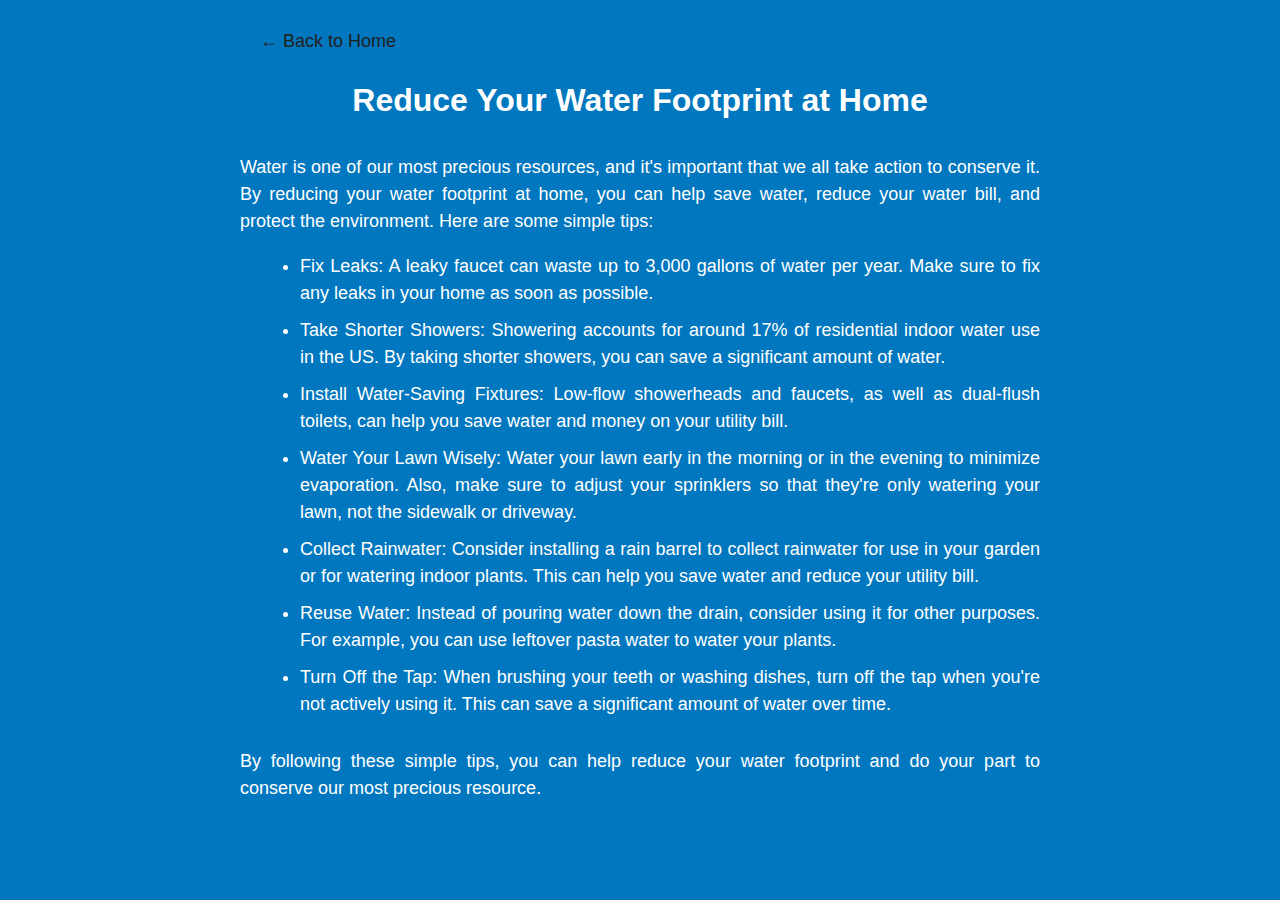
<file: suggestions.html>
<!DOCTYPE html>
<html>
<head>
	<title>AurorAqua - Save Water Today</title>
	<style>
		body {
			background-color: #0077be;
			background-repeat: no-repeat;
			background-size: cover;
		}

		.container {
			max-width: 800px;
			margin: 0 auto;
			padding: 20px;
			color: #ffffff;
			font-family: Arial, sans-serif;
			font-size: 18px;
			line-height: 1.5;
			text-align: justify;
		}

		h1 {
			font-size: 32px;
			text-align: center;
			margin-bottom: 30px;
		}

		h2 {
			font-size: 24px;
			margin-top: 40px;
			margin-bottom: 20px;
		}

		ul {
			margin-left: 20px;
			margin-bottom: 30px;
		}

		li {
			margin-bottom: 10px;
		}

		a {
			color: rgb(33, 33, 33);
			text-decoration: none;
		}

		a:hover {
			text-decoration: underline;
		}

		.back-to-home {
			position: static;
			top: 20px;
			left: 1rem;
			font-size: 1.4rem;
			margin: 0 auto;
			padding: 20px;
			font-family: Arial, sans-serif;
			font-size: 18px;
			line-height: 1.5;
			text-align: justify;
		}

	</style>
</head>
<body>
	<div class="container">
		<a class="back-to-home" href="index.html">&larr; Back to Home</a>
		<h1>Reduce Your Water Footprint at Home</h1>
		<p>Water is one of our most precious resources, and it's important that we all take action to conserve it. By reducing your water footprint at home, you can help save water, reduce your water bill, and protect the environment. Here are some simple tips:</p>
		<ul>
			<li>Fix Leaks: A leaky faucet can waste up to 3,000 gallons of water per year. Make sure to fix any leaks in your home as soon as possible.</li>
			<li>Take Shorter Showers: Showering accounts for around 17% of residential indoor water use in the US. By taking shorter showers, you can save a significant amount of water.</li>
			<li>Install Water-Saving Fixtures: Low-flow showerheads and faucets, as well as dual-flush toilets, can help you save water and money on your utility bill.</li>
			<li>Water Your Lawn Wisely: Water your lawn early in the morning or in the evening to minimize evaporation. Also, make sure to adjust your sprinklers so that they're only watering your lawn, not the sidewalk or driveway.</li>
			<li>Collect Rainwater: Consider installing a rain barrel to collect rainwater for use in your garden or for watering indoor plants. This can help you save water and reduce your utility bill.</li>
			<li>Reuse Water: Instead of pouring water down the drain, consider using it for other purposes. For example, you can use leftover pasta water to water your plants.</li>
			<li>Turn Off the Tap: When brushing your teeth or washing dishes, turn off the tap when you're not actively using it. This can save a significant amount of water over time.</li>
		</ul>
			<p>By following these simple tips, you can help reduce your water footprint and do your part to conserve our most precious resource.</p>
    </div>
</body>
</html>
</file>
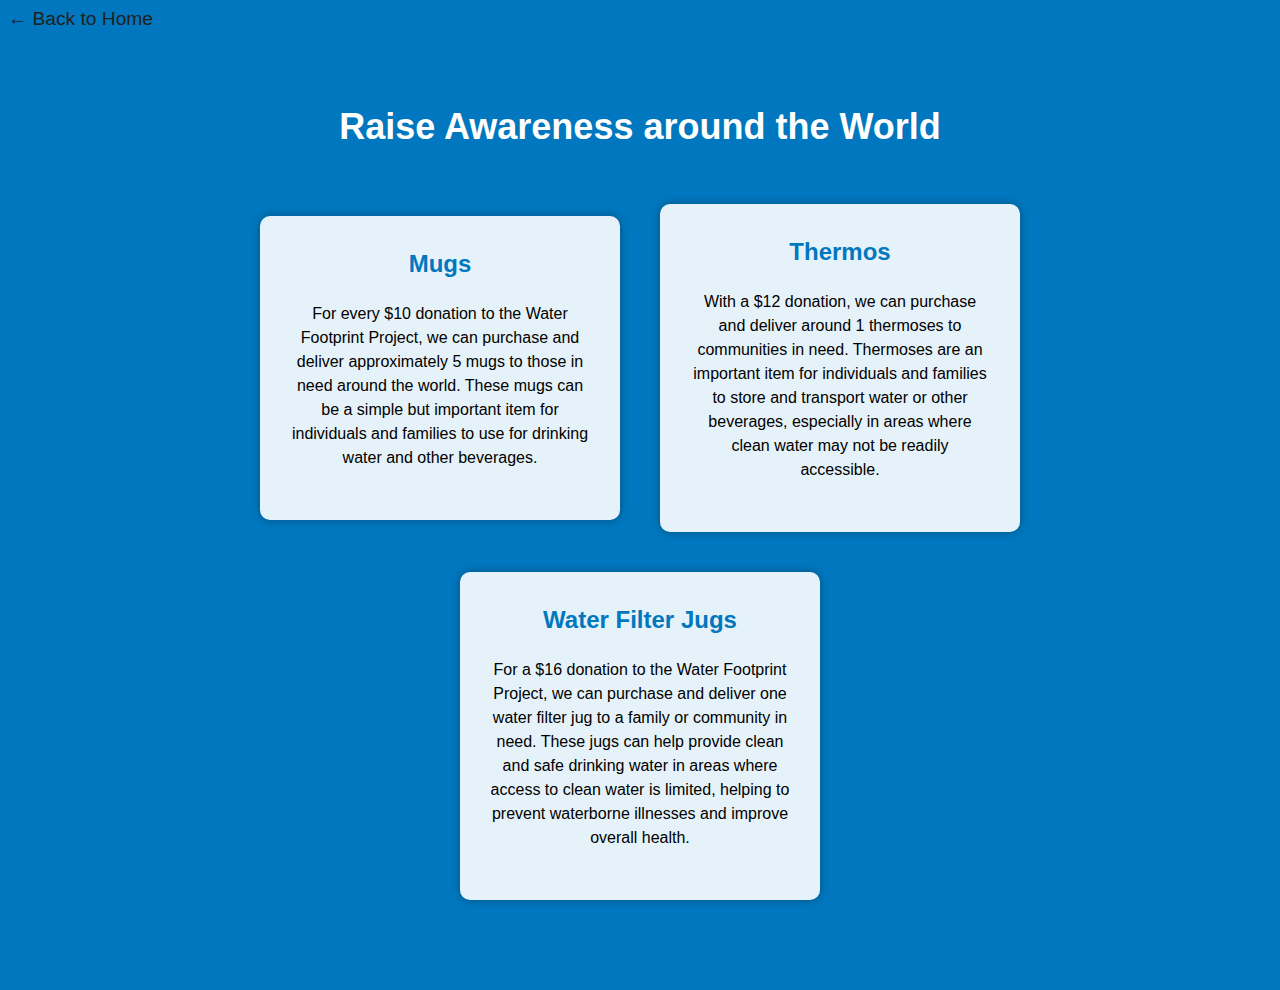
<file: support.html>
<!DOCTYPE html>
<html>
<head>
	<title>AurorAqua - Save Water Today</title>
	<style type="text/css">
		body {
			background-color: #0077be;
			background-repeat: no-repeat;
			background-size: cover;
			font-family: Arial, sans-serif;
			color: white;
		}

        .container {
			max-width: 800px;
			margin: 0 auto;
			padding: 20px;
			color: #ffffff;
			font-family: Arial, sans-serif;
			font-size: 18px;
			line-height: 1.5;
			text-align: justify;
		}

		h1 {
			font-size: 36px;
			margin-top: 50px;
			margin-bottom: 30px;
			text-align: center;
		}
		.container {
			display: flex;
			flex-wrap: wrap;
			justify-content: center;
			align-items: center;
			margin-bottom: 50px;
		}
		.card {
			background-color: rgba(255, 255, 255, 0.9);
			border-radius: 10px;
			padding: 30px;
			margin: 20px;
			max-width: 300px;
			box-shadow: 0px 0px 10px rgba(0, 0, 0, 0.3);
			text-align: center;
		}
		.card h2 {
			font-size: 24px;
			margin-top: 0;
			margin-bottom: 20px;
			color: #0077be;
		}
		.card p {
			font-size: 16px;
			line-height: 1.5;
			margin-top: 0;
			margin-bottom: 20px;
			color: black;
		}
		.card a {
			display: block;
			background-color: #0077be;
			color: white;
			font-size: 18px;
			padding: 10px 20px;
			border-radius: 5px;
			text-decoration: none;
			transition: background-color 0.2s;
		}
		.card a:hover {
			background-color: #005fa3;
		}

        a {
			color: rgb(33, 33, 33);
			text-decoration: none;
		}

		a:hover {
			text-decoration: underline;
		}

        .back-to-home {
			position: static;
			top: 20px;
			left: 1rem;
			font-size: 1.2rem;
		}

	</style>
</head>
<body>
    
	<a class="back-to-home" href="index.html">&larr; Back to Home</a>
	<div class="container">
        <h1>Raise Awareness around the World</h1>
		<div class="card">
			<h2>Mugs</h2>
            
			<p>For every $10 donation to the Water Footprint Project, we can purchase and deliver approximately 5 mugs to those in need around the world. These mugs can be a simple but important item for individuals and families to use for drinking water and other beverages.</p>
		</div>
		<div class="card">
			<h2>Thermos</h2>
			<p>With a $12 donation, we can purchase and deliver around 1 thermoses to communities in need. Thermoses are an important item for individuals and families to store and transport water or other beverages, especially in areas where clean water may not be readily accessible.</p>
		</div>
		<div class="card">
			<h2>Water Filter Jugs</h2>
			<p>For a $16 donation to the Water Footprint Project, we can purchase and deliver one water filter jug to a family or community in need. These jugs can help provide clean and safe drinking water in areas where access to clean water is limited, helping to prevent waterborne illnesses and improve overall health.</p>

		</div>
	</div>
</body>
</html>
</file>
